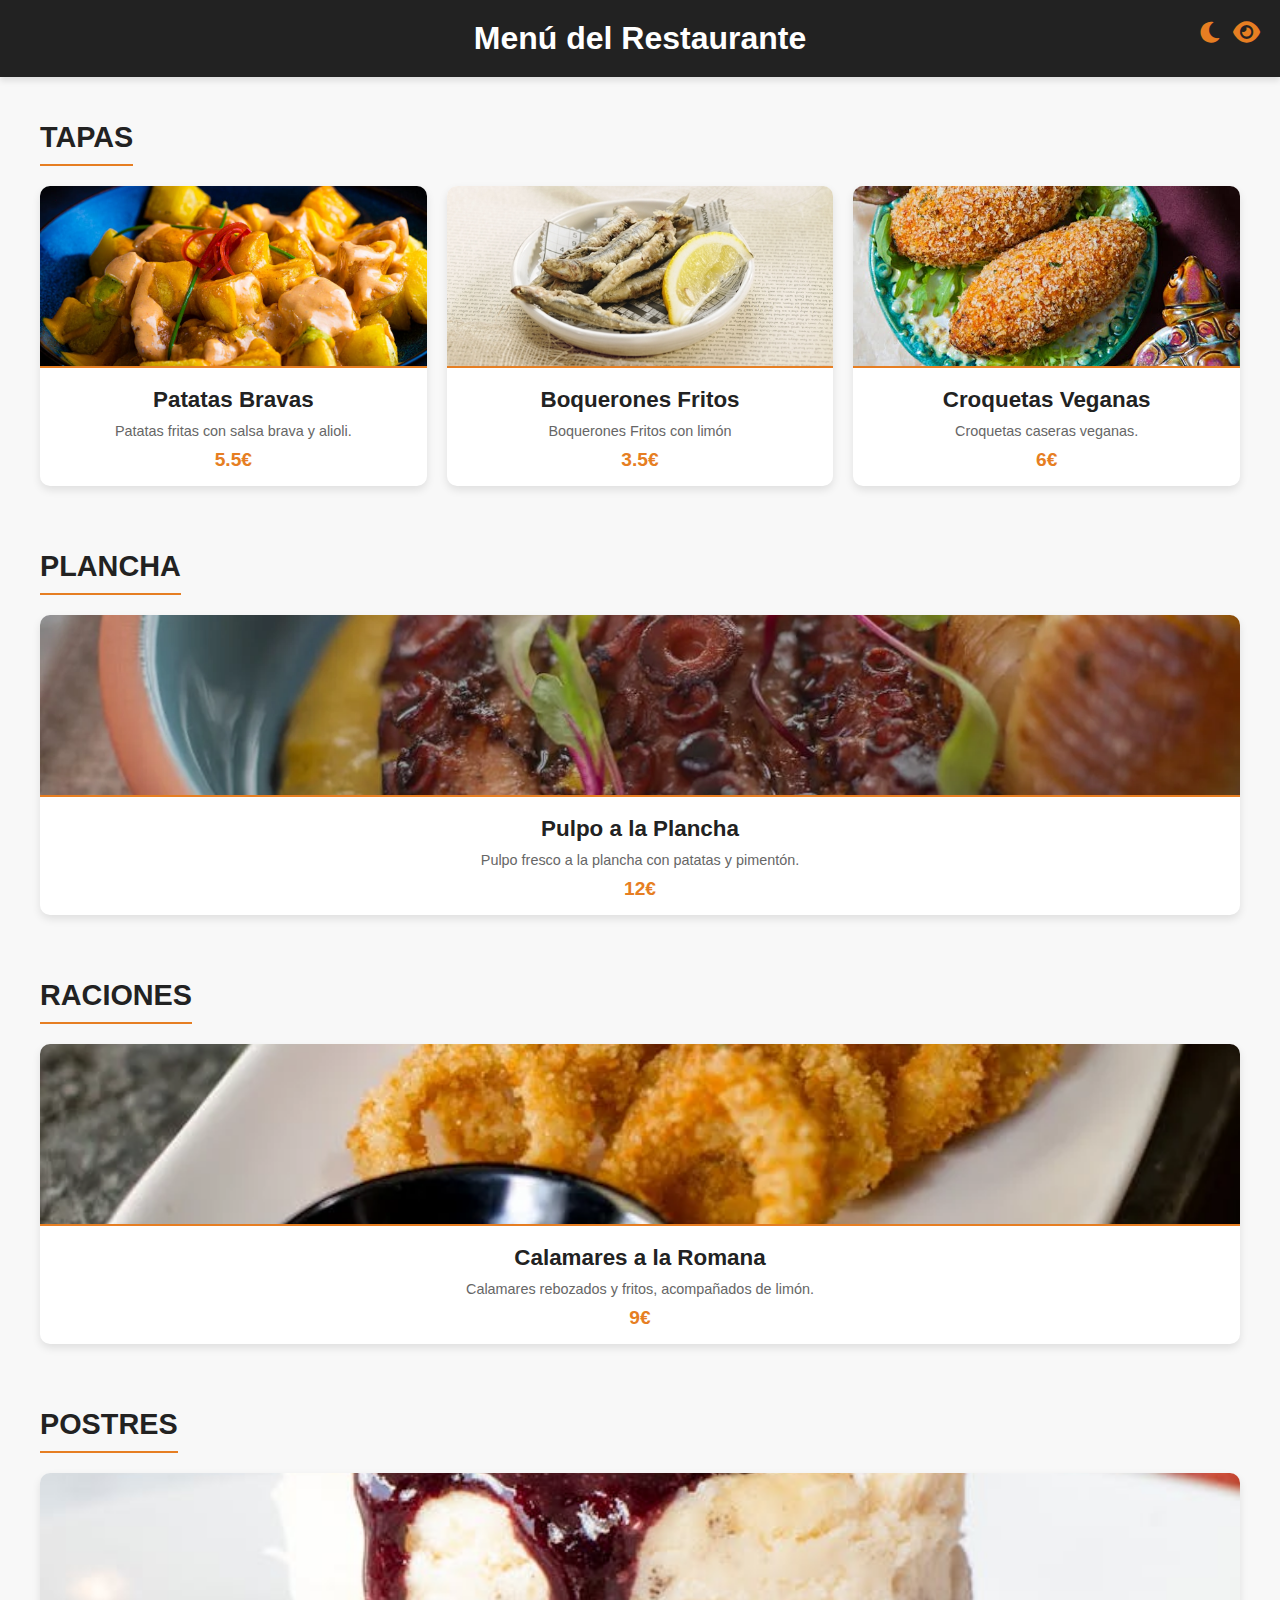
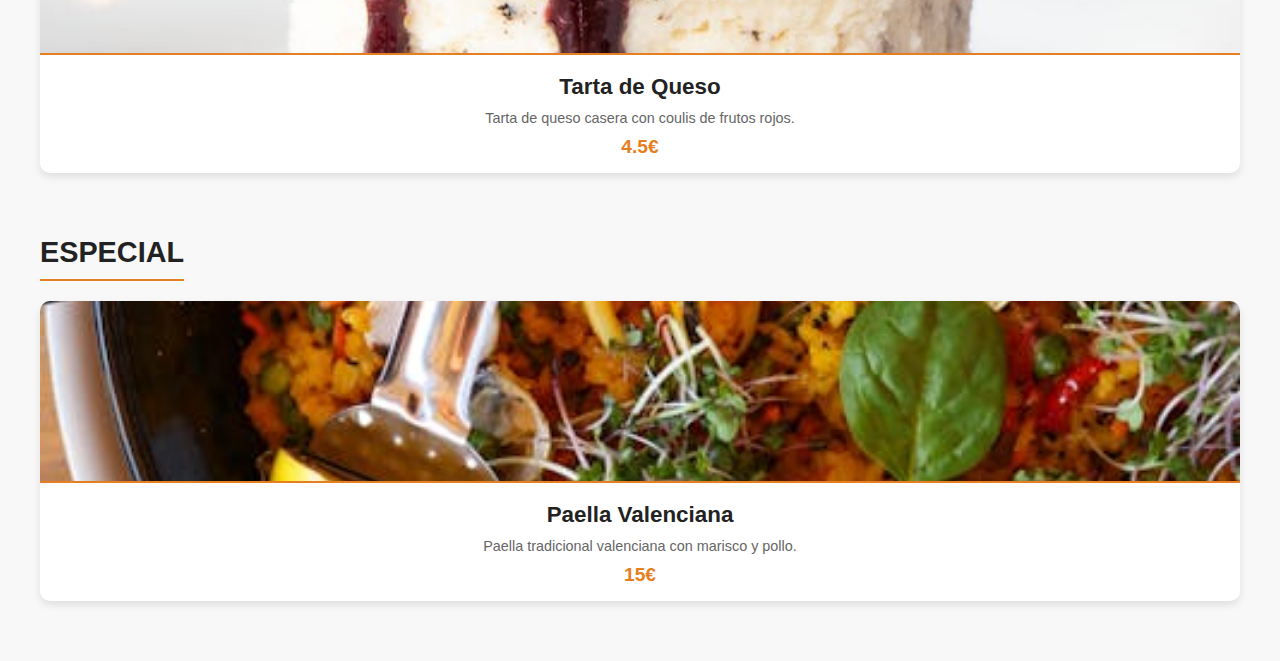
<file: index.html>
<!DOCTYPE html>
<html lang="es">
<head>
    <meta charset="UTF-8">
    <meta name="viewport" content="width=device-width, initial-scale=1.0">
    <title>Menú del Restaurante</title>
    <link rel="icon" href="https://avatars.githubusercontent.com/u/48606104?s=48&v=4" type="image/x-icon">

    <link rel="stylesheet" href="styles.css">
    <link rel="stylesheet" href="https://cdnjs.cloudflare.com/ajax/libs/font-awesome/6.0.0-beta3/css/all.min.css">
</head>
<body>
    <header>
        <!-- TODO: mejorar los títulos, cambiar las tarjetas y no intentar cargar imagen si no existe -->
        <!-- TODO: usar imagenes más pequeñas en los ejemplos -->
        <h1>Menú del Restaurante</h1>
        <div class="iconos">
            <i id="toggleDarkMode" class="fas fa-moon"></i>
            <i id="toggleImages" class="fas fa-eye"></i>
        </div>
    </header>
    <main id="menu"></main>
    <script src="script.js"></script>
</body>
</html>
</file>
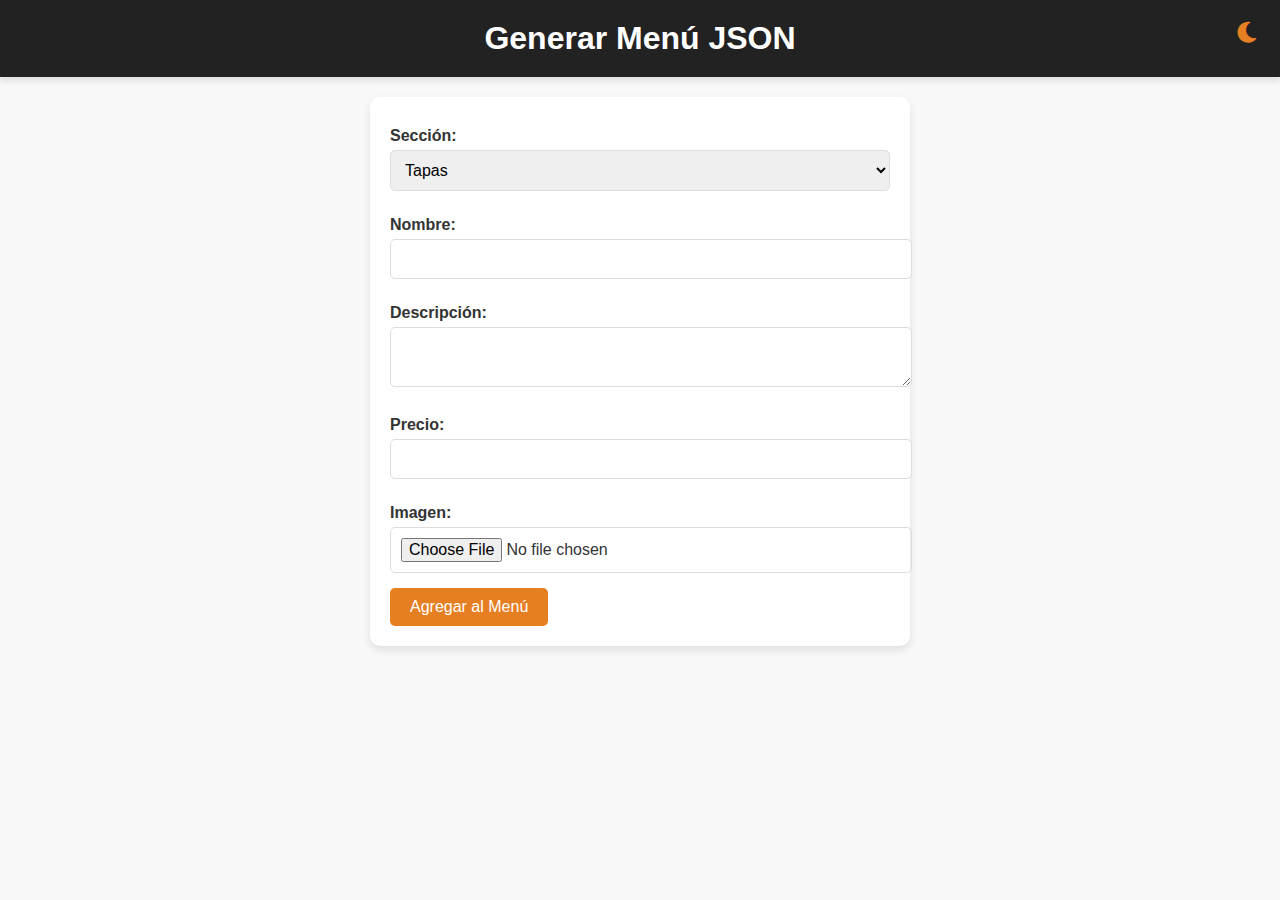
<file: formulario.html>
<!DOCTYPE html>
<html lang="es">
<head>
    <meta charset="UTF-8">
    <meta name="viewport" content="width=device-width, initial-scale=1.0">
    <title>Generar Menú JSON</title>
    <link rel="stylesheet" href="styles.css">
    <link rel="stylesheet" href="https://cdnjs.cloudflare.com/ajax/libs/font-awesome/6.0.0-beta3/css/all.min.css">
    <style>
        /* Estilos específicos para el formulario */
        #menuForm {
            background-color: #fff;
            padding: 20px;
            border-radius: 10px;
            box-shadow: 0 4px 8px rgba(0, 0, 0, 0.1);
            max-width: 500px;
            margin: 0 auto;
        }

        #menuForm label {
            display: block;
            margin: 10px 0 5px;
            font-weight: bold;
            color: #333;
        }

        #menuForm input,
        #menuForm textarea,
        #menuForm select {
            width: 100%;
            padding: 10px;
            margin-bottom: 15px;
            border: 1px solid #ddd;
            border-radius: 5px;
            font-size: 1rem;
        }

        #menuForm button {
            background-color: #e67e22;
            color: #fff;
            border: none;
            padding: 10px 20px;
            border-radius: 5px;
            font-size: 1rem;
            cursor: pointer;
            transition: background-color 0.3s ease;
        }

        #menuForm button:hover {
            background-color: #d35400;
        }

        #jsonOutput {
            background-color: #f8f8f8;
            padding: 15px;
            border-radius: 5px;
            margin-top: 20px;
            white-space: pre-wrap;
            font-family: monospace;
        }

        .iconos {
            position: absolute;
            top: 20px;
            right: 20px;
            display: flex;
            gap: 10px;
        }

        .iconos i {
            cursor: pointer;
            font-size: 1.5rem;
            color: #e67e22;
            transition: color 0.3s ease;
        }

        .iconos i:hover {
            color: #d35400;
        }
    </style>
</head>
<body>
    <header>
        <h1>Generar Menú JSON</h1>
        <div class="iconos">
            <i id="toggleDarkMode" class="fas fa-moon"></i>
        </div>
    </header>
    <main>
        <form id="menuForm">
            <label for="seccion">Sección:</label>
            <select id="seccion" name="seccion">
                <option value="tapas">Tapas</option>
                <option value="plancha">Plancha</option>
                <option value="raciones">Raciones</option>
                <option value="postres">Postres</option>
                <option value="especial">Especial</option>
            </select>

            <label for="nombre">Nombre:</label>
            <input type="text" id="nombre" name="nombre" required>

            <label for="descripcion">Descripción:</label>
            <textarea id="descripcion" name="descripcion" required></textarea>

            <label for="precio">Precio:</label>
            <input type="number" id="precio" name="precio" step="0.01" required>

            <label for="imagen">Imagen:</label>
            <input type="file" id="imagen" name="imagen" accept="image/*" required>

            <button type="submit">Agregar al Menú</button>
        </form>

        <pre id="jsonOutput"></pre>
    </main>
    <script>
        document.getElementById('menuForm').addEventListener('submit', function (event) {
            event.preventDefault();

            const seccion = document.getElementById('seccion').value;
            const nombre = document.getElementById('nombre').value;
            const descripcion = document.getElementById('descripcion').value;
            const precio = parseFloat(document.getElementById('precio').value);
            const imagenInput = document.getElementById('imagen');

            const reader = new FileReader();
            reader.onload = function (e) {
                const imagen = e.target.result;

                const item = { nombre, descripcion, precio, imagen };

                let menu = JSON.parse(localStorage.getItem('menu')) || { tapas: [], plancha: [], raciones: [], postres: [], especial: [] };
                menu[seccion].push(item);

                localStorage.setItem('menu', JSON.stringify(menu));
                document.getElementById('jsonOutput').textContent = JSON.stringify(menu, null, 2);
            };

            reader.readAsDataURL(imagenInput.files[0]);
        });

        // Modo oscuro en el formulario
        const toggleDarkModeIcon = document.getElementById('toggleDarkMode');
        toggleDarkModeIcon.addEventListener('click', () => {
            document.body.classList.toggle('dark-mode');
            toggleDarkModeIcon.classList.toggle('fa-moon');
            toggleDarkModeIcon.classList.toggle('fa-sun');
        });
    </script>
</body>
</html>
</file>
<file: styles.css>
/* Estilos generales */
body {
    font-family: 'Arial', sans-serif;
    margin: 0;
    padding: 0;
    background-color: #f8f8f8;
    color: #333;
    transition: background-color 0.3s ease, color 0.3s ease;
}

body.dark-mode {
    background-color: #222;
    color: #fff;
}

header {
    background-color: #222;
    color: #fff;
    padding: 20px;
    text-align: center;
    box-shadow: 0 4px 6px rgba(0, 0, 0, 0.1);
}

body.dark-mode header {
    background-color: #444;
}

h1 {
    margin: 0;
    font-size: 2rem;
}

main {
    padding: 20px;
    max-width: 1200px;
    margin: 0 auto;
}

/* Estilos para las secciones del menú */
section {
    margin-bottom: 40px;
}

h2 {
    color: #222;
    font-size: 1.8rem;
    margin-bottom: 20px;
    padding-bottom: 10px;
    border-bottom: 2px solid #e67e22;
    display: inline-block;
}

body.dark-mode h2 {
    color: #fff;
}

/* Estilos para los ítems del menú */
.menu-grid {
    display: grid;
    grid-template-columns: repeat(auto-fit, minmax(250px, 1fr));
    gap: 20px;
}

.item {
    background-color: #fff;
    border-radius: 10px;
    overflow: hidden;
    box-shadow: 0 4px 8px rgba(0, 0, 0, 0.1);
    transition: transform 0.3s ease, box-shadow 0.3s ease;
}

body.dark-mode .item {
    background-color: #333;
    color: #fff;
}

.item:hover {
    transform: translateY(-5px);
    box-shadow: 0 8px 16px rgba(0, 0, 0, 0.2);
}

.item img {
    width: 100%;
    height: 180px;
    object-fit: cover;
    border-bottom: 2px solid #e67e22;
}

.item-content {
    padding: 15px;
    text-align: center;
}

.item h3 {
    margin: 0;
    font-size: 1.4rem;
    color: #222;
}

body.dark-mode .item h3 {
    color: #fff;
}

.item p {
    color: #666;
    font-size: 0.9rem;
    margin: 10px 0;
}

body.dark-mode .item p {
    color: #ccc;
}

.precio {
    color: #e67e22;
    font-weight: bold;
    font-size: 1.2rem;
    margin-top: 10px;
}

/* Estilos para móviles */
@media (max-width: 600px) {
    h1 {
        font-size: 1.5rem;
    }

    h2 {
        font-size: 1.4rem;
    }

    .menu-grid {
        grid-template-columns: 1fr;
    }

    .item img {
        height: 150px;
    }
}

/* Animación de carga */
@keyframes fadeIn {
    from {
        opacity: 0;
        transform: translateY(20px);
    }
    to {
        opacity: 1;
        transform: translateY(0);
    }
}

.item {
    animation: fadeIn 0.5s ease-out;
}


/* Estilos para los iconos */
.iconos {
    position: absolute;
    top: 20px;
    right: 20px;
    display: flex;
    gap: 10px;
}

.iconos i {
    cursor: pointer;
    font-size: 1.5rem;
    color: #e67e22;
    transition: color 0.3s ease;
}

.iconos i:hover {
    color: #d35400;
}
</file>
